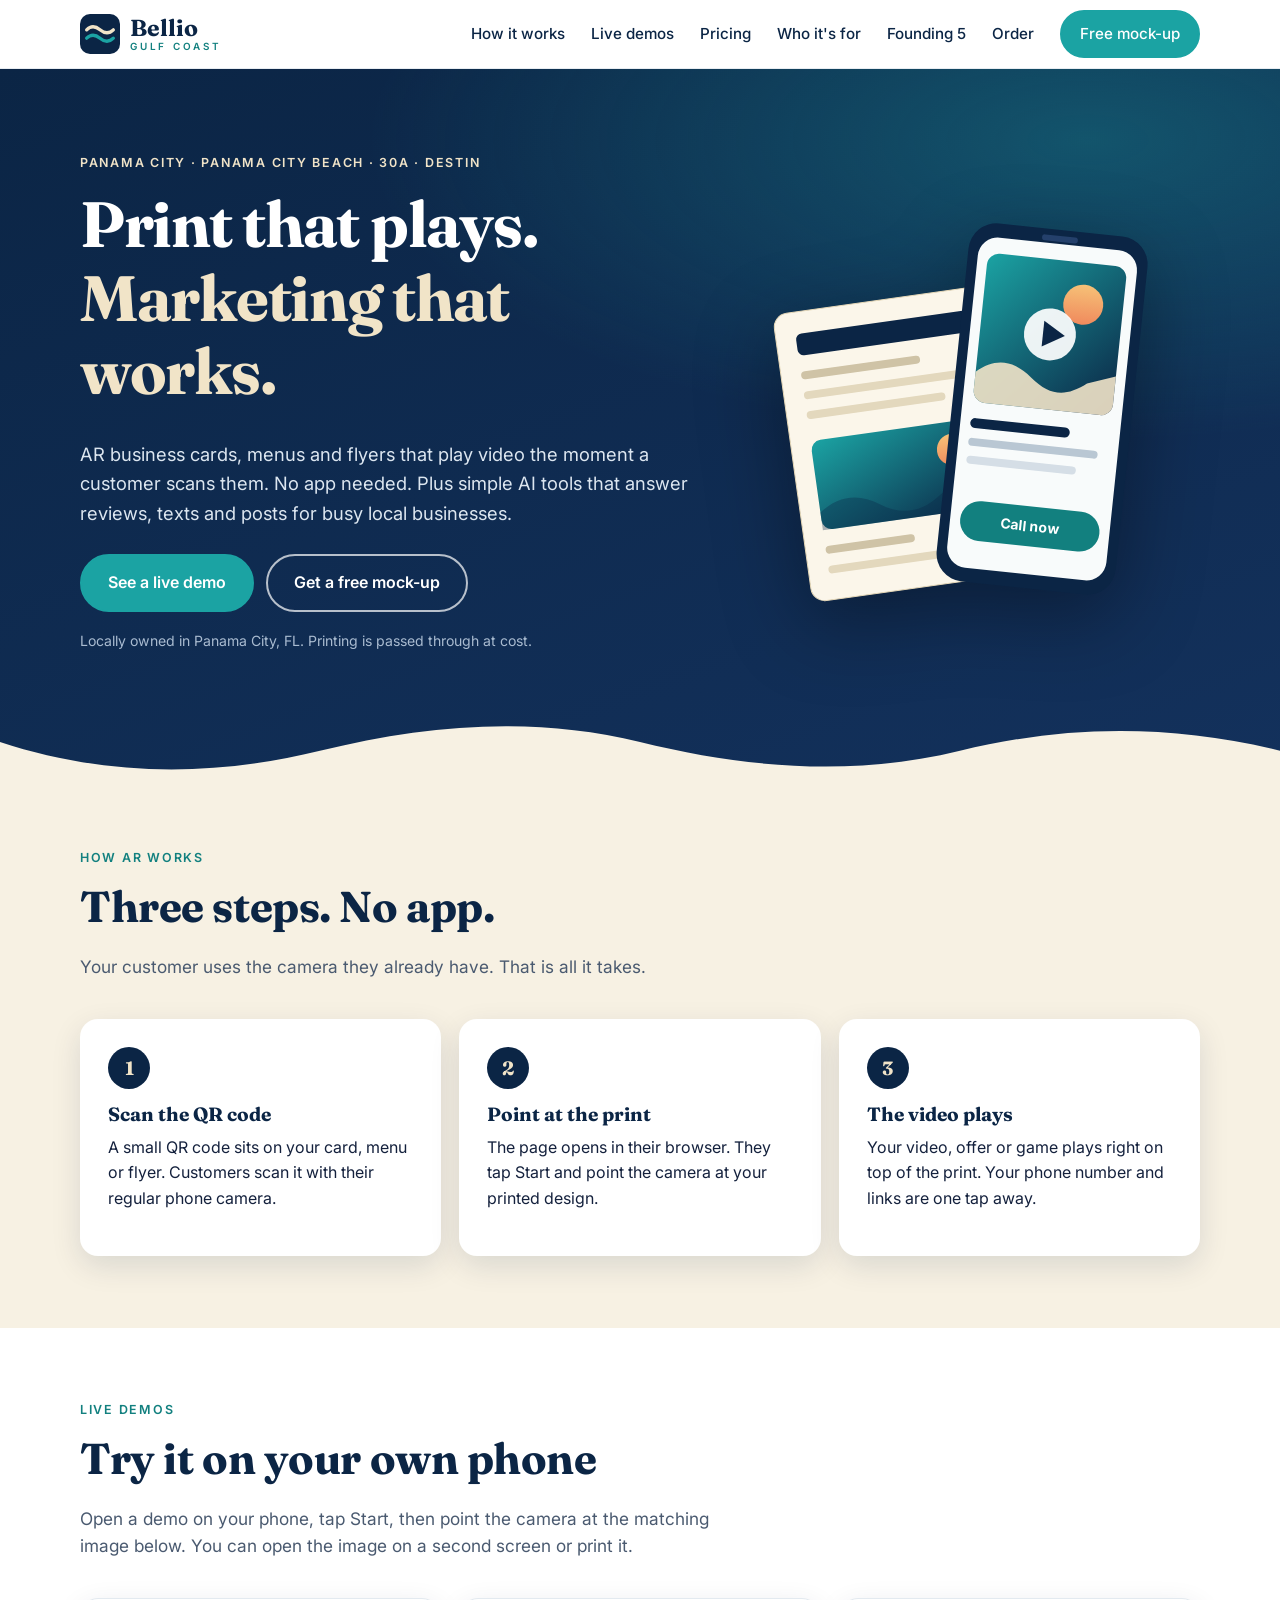
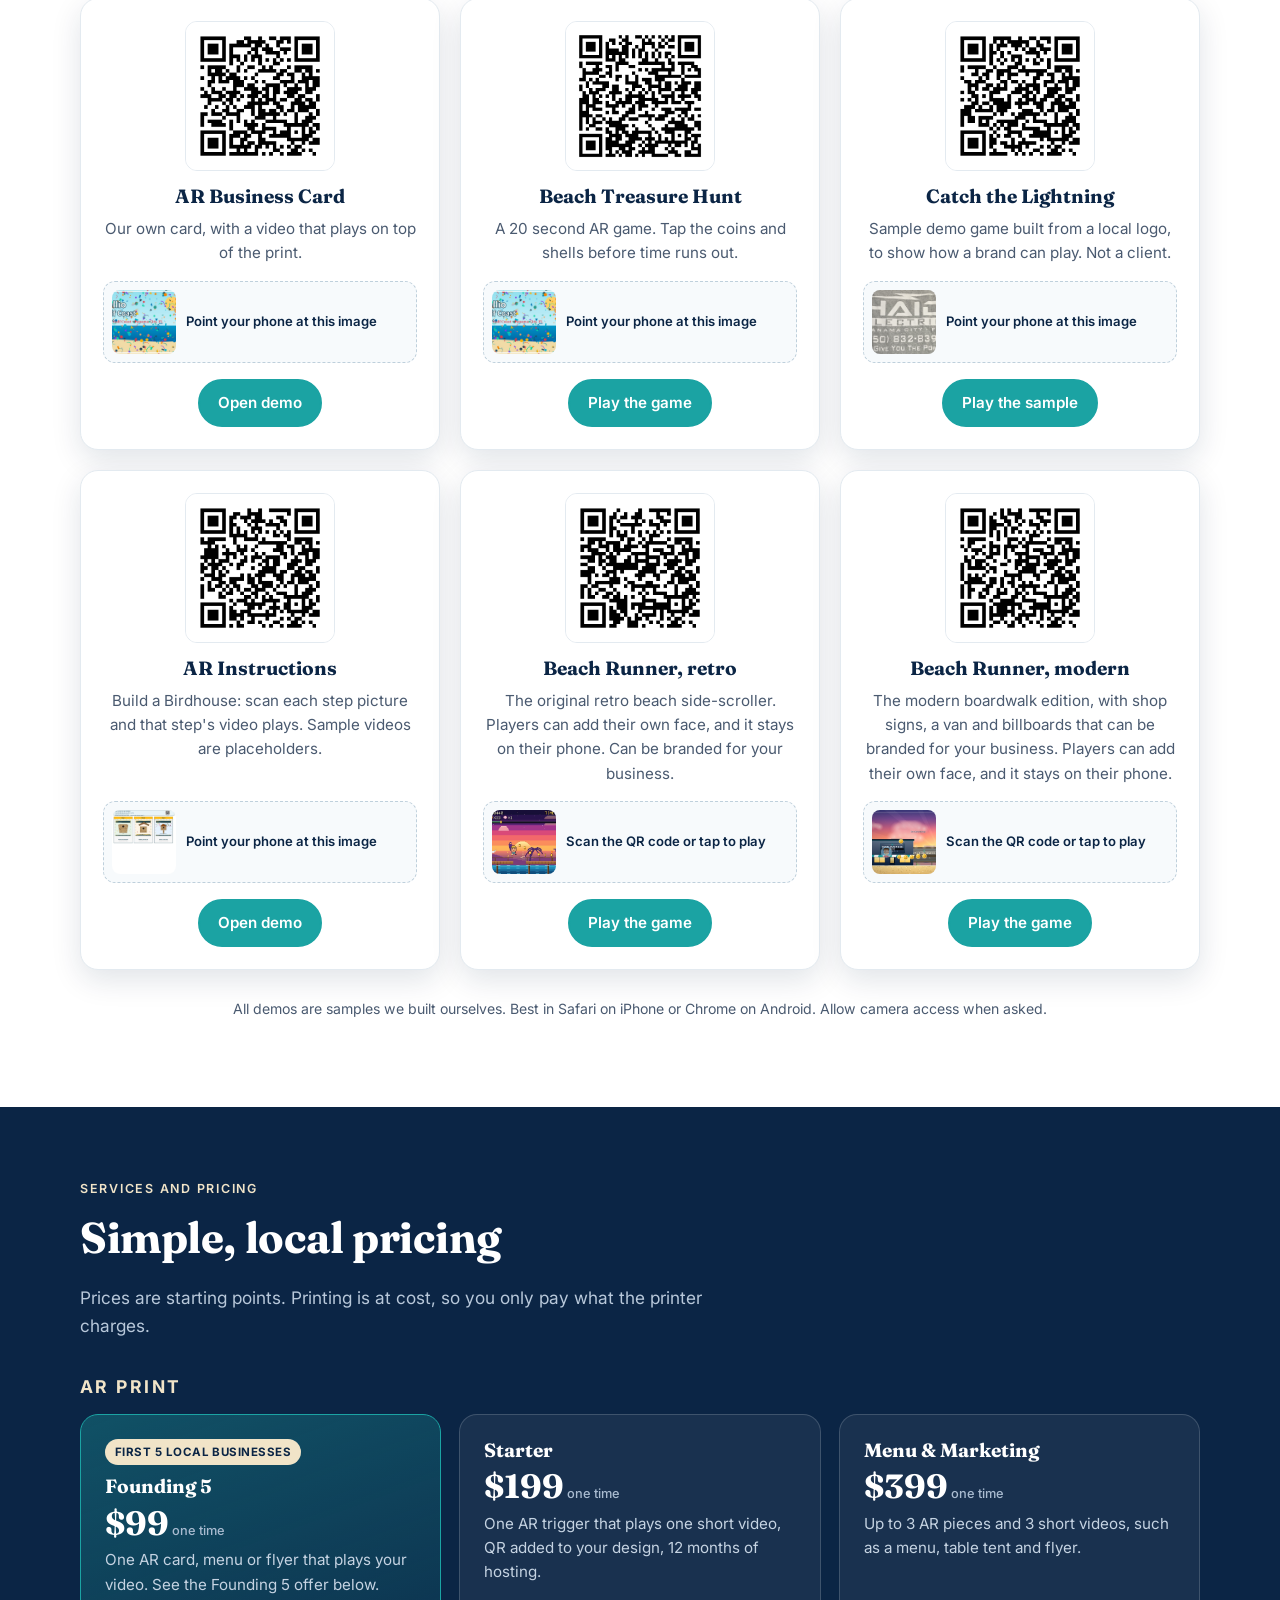
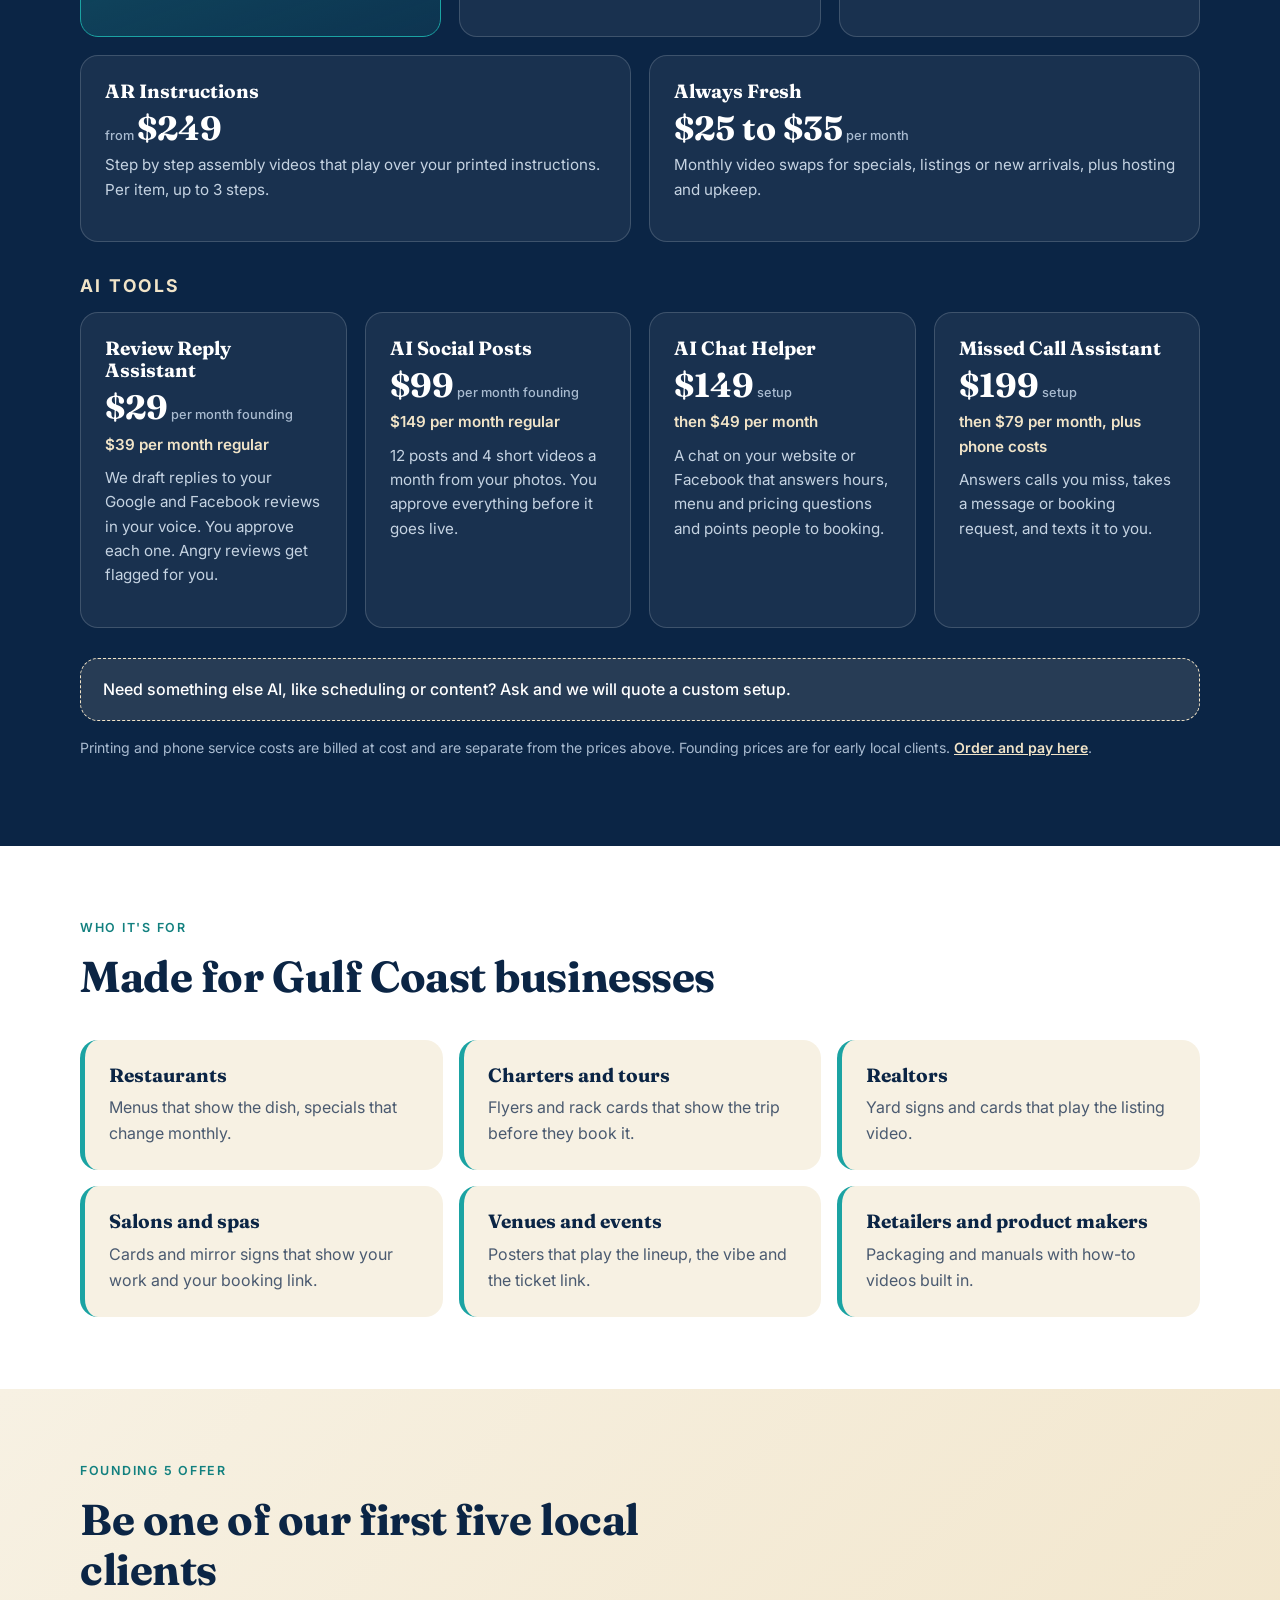
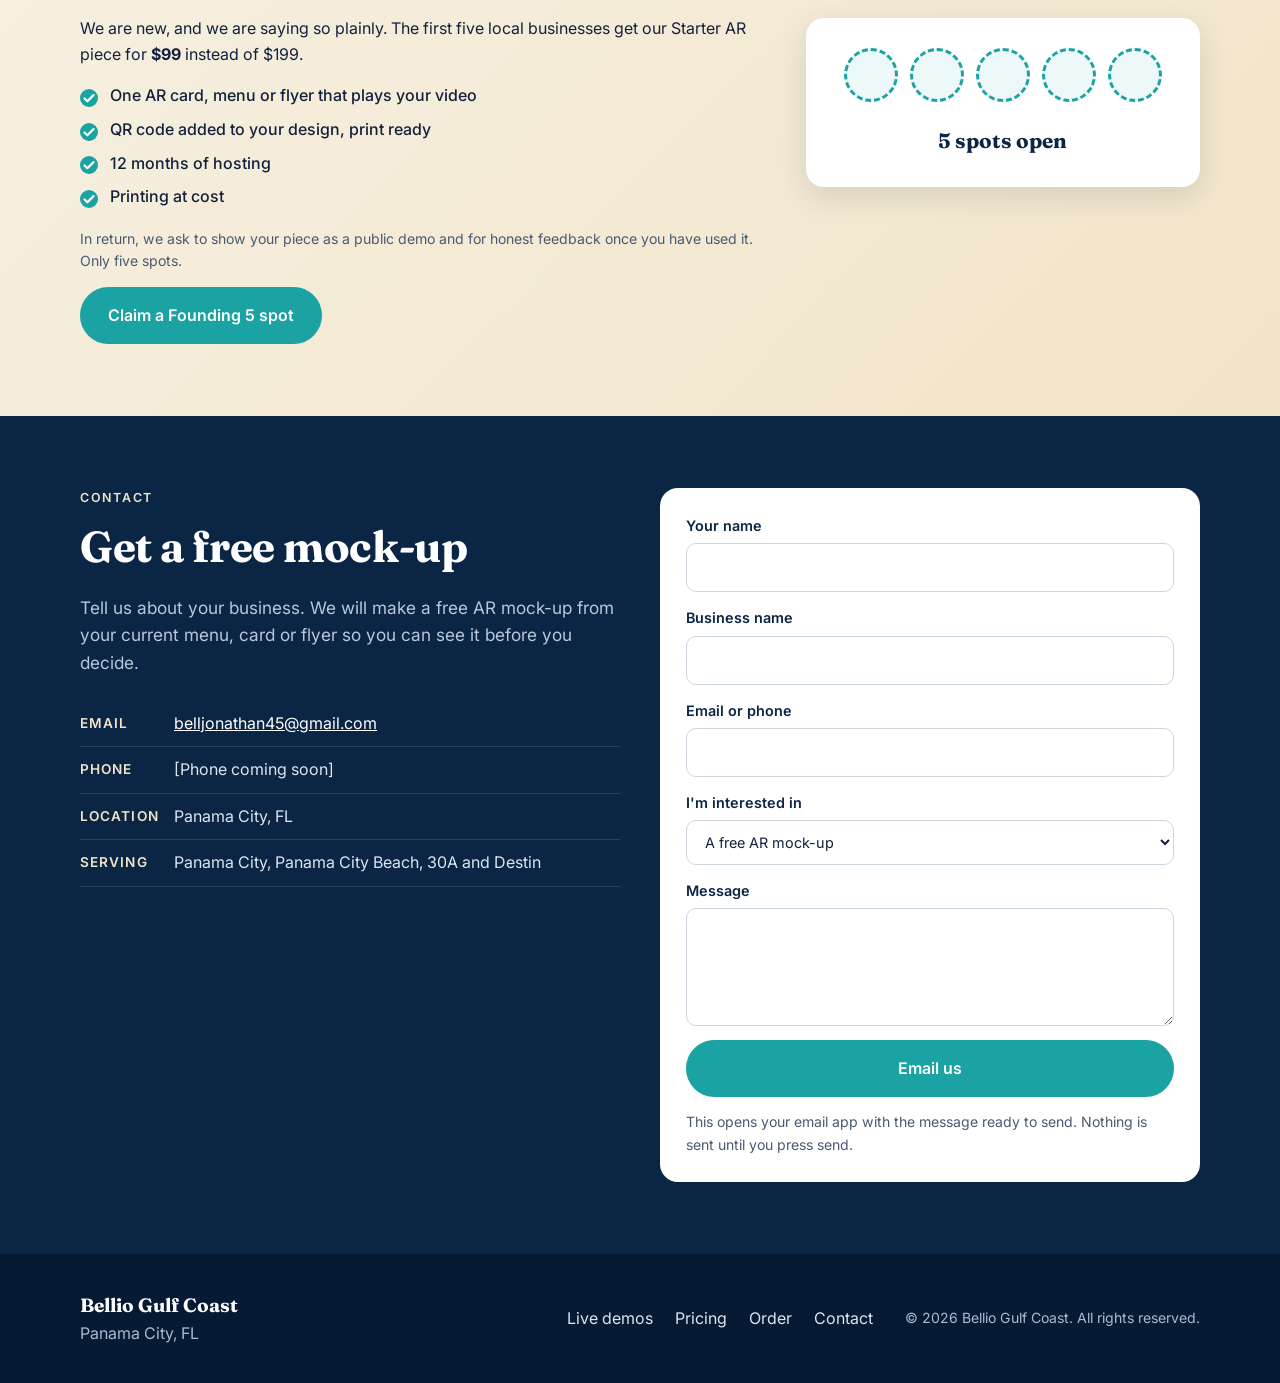
<file: index.html>
<!DOCTYPE html>
<html lang="en">
<head>
<meta charset="utf-8">
<meta name="viewport" content="width=device-width, initial-scale=1">
<title>Bellio Gulf Coast | AR Menus, Flyers &amp; AI Tools in Panama City, FL</title>
<meta name="description" content="Print that plays. Bellio Gulf Coast makes AR business cards, menus and flyers that play video when scanned, plus AI tools for local businesses in Panama City, Panama City Beach, 30A and Destin.">
<meta name="theme-color" content="#0B2545">
<link rel="canonical" href="https://belliogulfcoast.com/">
<link rel="icon" href="assets/favicon.svg" type="image/svg+xml">
<meta property="og:type" content="website">
<meta property="og:site_name" content="Bellio Gulf Coast">
<meta property="og:title" content="Bellio Gulf Coast | Print that plays. Marketing that works.">
<meta property="og:description" content="AR menus, cards and flyers that play video when scanned, plus AI tools for local businesses on the Gulf Coast.">
<meta property="og:url" content="https://belliogulfcoast.com/">
<meta property="og:image" content="https://belliogulfcoast.com/assets/og-image.png">
<meta property="og:image:width" content="1200">
<meta property="og:image:height" content="630">
<meta name="twitter:card" content="summary_large_image">
<meta name="twitter:title" content="Bellio Gulf Coast | Print that plays.">
<meta name="twitter:description" content="AR menus, cards and flyers that play video when scanned, plus AI tools for local businesses.">
<meta name="twitter:image" content="https://belliogulfcoast.com/assets/og-image.png">
<link rel="preconnect" href="https://fonts.googleapis.com">
<link rel="preconnect" href="https://fonts.gstatic.com" crossorigin>
<link href="https://fonts.googleapis.com/css2?family=Fraunces:opsz,wght@9..144,600;9..144,700&family=Inter:wght@400;500;600;700&display=swap" rel="stylesheet">
<link rel="stylesheet" href="style.css">
<script type="application/ld+json">
{
  "@context": "https://schema.org",
  "@type": "LocalBusiness",
  "name": "Bellio Gulf Coast",
  "description": "AR business cards, menus and flyers that play video when scanned, plus AI tools for local businesses.",
  "url": "https://belliogulfcoast.com/",
  "image": "https://belliogulfcoast.com/assets/og-image.png",
  "email": "belljonathan45@gmail.com",
  "address": {"@type": "PostalAddress", "addressLocality": "Panama City", "addressRegion": "FL", "addressCountry": "US"},
  "areaServed": ["Panama City, FL", "Panama City Beach, FL", "30A, FL", "Destin, FL"],
  "makesOffer": [
    {"@type": "Offer", "itemOffered": {"@type": "Service", "name": "AR business cards, menus and flyers"}},
    {"@type": "Offer", "itemOffered": {"@type": "Service", "name": "AI tools for local businesses"}}
  ]
}
</script>
</head>
<body>
<a class="skip" href="#main">Skip to content</a>

<header class="nav" id="top">
  <div class="wrap nav-in">
    <a class="logo" href="#top" aria-label="Bellio Gulf Coast home">
      <svg viewBox="0 0 48 48" width="40" height="40" aria-hidden="true"><rect width="48" height="48" rx="12" fill="#0B2545"/><path d="M8 29c5-5 10-5 16 0s11 5 16 0" fill="none" stroke="#1BA3A3" stroke-width="4" stroke-linecap="round"/><path d="M8 19c5-5 10-5 16 0s11 5 16 0" fill="none" stroke="#F1E4C8" stroke-width="4" stroke-linecap="round"/></svg>
      <span class="logo-t"><b>Bellio</b><i>Gulf Coast</i></span>
    </a>
    <button class="menu-btn" aria-expanded="false" aria-controls="menu" aria-label="Open menu"><span></span><span></span><span></span></button>
    <nav id="menu" class="menu" aria-label="Main">
      <a href="#how">How it works</a>
      <a href="#demos">Live demos</a>
      <a href="#pricing">Pricing</a>
      <a href="#who">Who it's for</a>
      <a href="#founding">Founding 5</a>
      <a href="order.html">Order</a>
      <a class="btn btn-sm" href="#contact">Free mock-up</a>
    </nav>
  </div>
</header>

<main id="main">

<section class="hero">
  <div class="wrap hero-in">
    <div class="hero-copy">
      <p class="eyebrow">Panama City &middot; Panama City Beach &middot; 30A &middot; Destin</p>
      <h1>Print that plays.<br><span>Marketing that works.</span></h1>
      <p class="lead">AR business cards, menus and flyers that play video the moment a customer scans them. No app needed. Plus simple AI tools that answer reviews, texts and posts for busy local businesses.</p>
      <div class="cta">
        <a class="btn" href="#demos">See a live demo</a>
        <a class="btn btn-ghost" href="#contact">Get a free mock-up</a>
      </div>
      <p class="fine">Locally owned in Panama City, FL. Printing is passed through at cost.</p>
    </div>
    <div class="hero-art" aria-hidden="true">
      <svg viewBox="0 0 420 440" class="art" role="img" aria-label="">
        <defs>
          <linearGradient id="sea" x1="0" y1="0" x2="1" y2="1"><stop offset="0" stop-color="#1BA3A3"/><stop offset="1" stop-color="#0B2545"/></linearGradient>
          <linearGradient id="sun" x1="0" y1="0" x2="0" y2="1"><stop offset="0" stop-color="#F6C177"/><stop offset="1" stop-color="#F08A5D"/></linearGradient>
        </defs>
        <!-- printed menu -->
        <g transform="rotate(-8 130 250)">
          <rect x="30" y="110" width="220" height="290" rx="14" fill="#FBF6EA" stroke="#E6D8B8"/>
          <rect x="50" y="132" width="180" height="22" rx="6" fill="#0B2545"/>
          <rect x="50" y="170" width="120" height="8" rx="4" fill="#CFC3A6"/>
          <rect x="50" y="190" width="160" height="8" rx="4" fill="#E3D8BD"/>
          <rect x="50" y="210" width="140" height="8" rx="4" fill="#E3D8BD"/>
          <rect x="50" y="240" width="180" height="90" rx="10" fill="url(#sea)"/>
          <circle cx="190" cy="268" r="16" fill="url(#sun)"/>
          <path d="M50 312c20-14 40-14 60 0s40 14 60 0 40-14 60 0v18H50z" fill="#0B2545" opacity=".35"/>
          <rect x="50" y="346" width="90" height="8" rx="4" fill="#CFC3A6"/>
          <rect x="50" y="366" width="120" height="8" rx="4" fill="#E3D8BD"/>
        </g>
        <!-- phone -->
        <g transform="rotate(6 290 230)">
          <rect x="190" y="40" width="180" height="360" rx="28" fill="#0B2545"/>
          <rect x="200" y="54" width="160" height="332" rx="20" fill="#F8FBFB"/>
          <rect x="262" y="46" width="36" height="6" rx="3" fill="#24406B"/>
          <rect x="210" y="70" width="140" height="150" rx="12" fill="url(#sea)"/>
          <circle cx="310" cy="112" r="20" fill="url(#sun)"/>
          <path d="M210 190c18-16 36-16 56 0s36 16 56 0l28-10V208a12 12 0 0 1-12 12H222a12 12 0 0 1-12-12z" fill="#F1E4C8" opacity=".9"/>
          <circle cx="280" cy="145" r="26" fill="#fff" opacity=".92"/>
          <path d="M273 132l22 13-22 13z" fill="#0B2545"/>
          <rect x="210" y="236" width="100" height="10" rx="5" fill="#0B2545"/>
          <rect x="210" y="256" width="130" height="8" rx="4" fill="#B9C7D3"/>
          <rect x="210" y="274" width="110" height="8" rx="4" fill="#D5DEE6"/>
          <rect x="210" y="318" width="140" height="40" rx="20" fill="#12807F"/>
          <text x="280" y="343" text-anchor="middle" font-family="Inter, sans-serif" font-weight="700" font-size="14" fill="#fff">Call now</text>
        </g>
      </svg>
    </div>
  </div>
  <svg class="wave" viewBox="0 0 1440 80" preserveAspectRatio="none" aria-hidden="true"><path d="M0 40c120 40 240 40 360 10s240-40 360-10 240 40 360 10 240-30 360 0v30H0z" fill="#F7F1E3"/></svg>
</section>

<section class="sand" id="how">
  <div class="wrap">
    <div class="head">
      <p class="eyebrow dark">How AR works</p>
      <h2>Three steps. No app.</h2>
      <p class="sub">Your customer uses the camera they already have. That is all it takes.</p>
    </div>
    <ol class="steps">
      <li><span class="num">1</span><h3>Scan the QR code</h3><p>A small QR code sits on your card, menu or flyer. Customers scan it with their regular phone camera.</p></li>
      <li><span class="num">2</span><h3>Point at the print</h3><p>The page opens in their browser. They tap Start and point the camera at your printed design.</p></li>
      <li><span class="num">3</span><h3>The video plays</h3><p>Your video, offer or game plays right on top of the print. Your phone number and links are one tap away.</p></li>
    </ol>
  </div>
</section>

<section id="demos">
  <div class="wrap">
    <div class="head">
      <p class="eyebrow dark">Live demos</p>
      <h2>Try it on your own phone</h2>
      <p class="sub">Open a demo on your phone, tap Start, then point the camera at the matching image below. You can open the image on a second screen or print it.</p>
    </div>
    <div class="cards">
      <article class="demo">
        <img src="qr/bellio-gulf-coast.png" alt="QR code for the Bellio Gulf Coast AR business card demo" width="180" height="180">
        <h3>AR Business Card</h3>
        <p>Our own card, with a video that plays on top of the print.</p>
        <a class="scan" href="targets/bellio-gulf-coast.jpg" target="_blank" rel="noopener"><img src="targets/bellio-gulf-coast.jpg" alt="The Bellio Gulf Coast card image used as the AR target" width="120" height="120"><span>Point your phone at this image</span></a>
        <a class="btn btn-sm" href="https://jbell003.github.io/bellio-ar-demo/bellio-gulf-coast/" target="_blank" rel="noopener">Open demo</a>
      </article>
      <article class="demo">
        <img src="qr/bellio-gulf-coast-game.png" alt="QR code for the Beach Treasure Hunt AR game" width="180" height="180">
        <h3>Beach Treasure Hunt</h3>
        <p>A 20 second AR game. Tap the coins and shells before time runs out.</p>
        <a class="scan" href="targets/bellio-gulf-coast.jpg" target="_blank" rel="noopener"><img src="targets/bellio-gulf-coast.jpg" alt="The Bellio Gulf Coast card image used as the AR target" width="120" height="120"><span>Point your phone at this image</span></a>
        <a class="btn btn-sm" href="https://jbell003.github.io/bellio-ar-demo/bellio-gulf-coast-game/" target="_blank" rel="noopener">Play the game</a>
      </article>
      <article class="demo">
        <img src="qr/haid-electric-game.png" alt="QR code for the Catch the Lightning sample AR game" width="180" height="180">
        <h3>Catch the Lightning</h3>
        <p>Sample demo game built from a local logo, to show how a brand can play. Not a client.</p>
        <a class="scan" href="targets/haid-electric.jpg" target="_blank" rel="noopener"><img src="targets/haid-electric.jpg" alt="Sample target image, a local logo shirt, used only for this demo" width="120" height="120"><span>Point your phone at this image</span></a>
        <a class="btn btn-sm" href="https://jbell003.github.io/bellio-ar-demo/haid-electric-game/" target="_blank" rel="noopener">Play the sample</a>
      </article>
      <article class="demo">
        <img src="qr/assembly-demo.png" alt="QR code for the AR Instructions demo, Build a Birdhouse" width="180" height="180">
        <h3>AR Instructions</h3>
        <p>Build a Birdhouse: scan each step picture and that step's video plays. Sample videos are placeholders.</p>
        <a class="scan" href="targets/assembly-demo.jpg" target="_blank" rel="noopener"><img src="targets/assembly-demo.jpg" alt="The Build a Birdhouse instruction sheet with three step pictures" width="120" height="120"><span>Point your phone at this image</span></a>
        <a class="btn btn-sm" href="https://jbell003.github.io/bellio-ar-demo/assembly-demo/" target="_blank" rel="noopener">Open demo</a>
      </article>
      <article class="demo">
        <img src="qr/beach-runner.png" alt="QR code for Beach Runner, a retro side-scrolling game" width="180" height="180">
        <h3>Beach Runner, retro</h3>
        <p>The original retro beach side-scroller. Players can add their own face, and it stays on their phone. Can be branded for your business.</p>
        <a class="scan" href="https://jbell003.github.io/bellio-ar-demo/beach-runner/" target="_blank" rel="noopener"><img src="assets/beach-runner-preview.jpg" alt="Screenshot of Beach Runner: a pixel character running along a pier at sunset" width="120" height="75"><span>Scan the QR code or tap to play</span></a>
        <a class="btn btn-sm" href="https://jbell003.github.io/bellio-ar-demo/beach-runner/" target="_blank" rel="noopener">Play the game</a>
      </article>
      <article class="demo">
        <img src="qr/beach-runner-modern.png" alt="QR code for Beach Runner, modern edition" width="180" height="180">
        <h3>Beach Runner, modern</h3>
        <p>The modern boardwalk edition, with shop signs, a van and billboards that can be branded for your business. Players can add their own face, and it stays on their phone.</p>
        <a class="scan" href="https://jbell003.github.io/bellio-ar-demo/beach-runner-modern/" target="_blank" rel="noopener"><img src="assets/beach-runner-modern-preview.jpg" alt="Screenshot of the modern Beach Runner: a runner on a sunset Gulf Coast boardwalk" width="120" height="75"><span>Scan the QR code or tap to play</span></a>
        <a class="btn btn-sm" href="https://jbell003.github.io/bellio-ar-demo/beach-runner-modern/" target="_blank" rel="noopener">Play the game</a>
      </article>
    </div>
    <p class="fine center">All demos are samples we built ourselves. Best in Safari on iPhone or Chrome on Android. Allow camera access when asked.</p>
  </div>
</section>

<section class="navy" id="pricing">
  <div class="wrap">
    <div class="head light">
      <p class="eyebrow">Services and pricing</p>
      <h2>Simple, local pricing</h2>
      <p class="sub">Prices are starting points. Printing is at cost, so you only pay what the printer charges.</p>
    </div>

    <h3 class="group">AR print</h3>
    <div class="grid ar-grid">
      <article class="price feature">
        <span class="tag">First 5 local businesses</span>
        <h4>Founding 5</h4>
        <p class="amt">$99<small> one time</small></p>
        <p>One AR card, menu or flyer that plays your video. See the Founding 5 offer below.</p>
      </article>
      <article class="price">
        <h4>Starter</h4>
        <p class="amt">$199<small> one time</small></p>
        <p>One AR trigger that plays one short video, QR added to your design, 12 months of hosting.</p>
      </article>
      <article class="price">
        <h4>Menu &amp; Marketing</h4>
        <p class="amt">$399<small> one time</small></p>
        <p>Up to 3 AR pieces and 3 short videos, such as a menu, table tent and flyer.</p>
      </article>
      <article class="price">
        <h4>AR Instructions</h4>
        <p class="amt"><small>from </small>$249</p>
        <p>Step by step assembly videos that play over your printed instructions. Per item, up to 3 steps.</p>
      </article>
      <article class="price">
        <h4>Always Fresh</h4>
        <p class="amt">$25 to $35<small> per month</small></p>
        <p>Monthly video swaps for specials, listings or new arrivals, plus hosting and upkeep.</p>
      </article>
    </div>

    <h3 class="group">AI tools</h3>
    <div class="grid ai-grid">
      <article class="price">
        <h4>Review Reply Assistant</h4>
        <p class="amt">$29<small> per month founding</small></p>
        <p class="alt">$39 per month regular</p>
        <p>We draft replies to your Google and Facebook reviews in your voice. You approve each one. Angry reviews get flagged for you.</p>
      </article>
      <article class="price">
        <h4>AI Social Posts</h4>
        <p class="amt">$99<small> per month founding</small></p>
        <p class="alt">$149 per month regular</p>
        <p>12 posts and 4 short videos a month from your photos. You approve everything before it goes live.</p>
      </article>
      <article class="price">
        <h4>AI Chat Helper</h4>
        <p class="amt">$149<small> setup</small></p>
        <p class="alt">then $49 per month</p>
        <p>A chat on your website or Facebook that answers hours, menu and pricing questions and points people to booking.</p>
      </article>
      <article class="price">
        <h4>Missed Call Assistant</h4>
        <p class="amt">$199<small> setup</small></p>
        <p class="alt">then $79 per month, plus phone costs</p>
        <p>Answers calls you miss, takes a message or booking request, and texts it to you.</p>
      </article>
    </div>
    <p class="custom">Need something else AI, like scheduling or content? Ask and we will quote a custom setup.</p>
    <p class="fine light">Printing and phone service costs are billed at cost and are separate from the prices above. Founding prices are for early local clients. <a class="order-cta" href="order.html">Order and pay here</a>.</p>
  </div>
</section>

<section id="who">
  <div class="wrap">
    <div class="head">
      <p class="eyebrow dark">Who it's for</p>
      <h2>Made for Gulf Coast businesses</h2>
    </div>
    <ul class="who">
      <li><h3>Restaurants</h3><p>Menus that show the dish, specials that change monthly.</p></li>
      <li><h3>Charters and tours</h3><p>Flyers and rack cards that show the trip before they book it.</p></li>
      <li><h3>Realtors</h3><p>Yard signs and cards that play the listing video.</p></li>
      <li><h3>Salons and spas</h3><p>Cards and mirror signs that show your work and your booking link.</p></li>
      <li><h3>Venues and events</h3><p>Posters that play the lineup, the vibe and the ticket link.</p></li>
      <li><h3>Retailers and product makers</h3><p>Packaging and manuals with how-to videos built in.</p></li>
    </ul>
  </div>
</section>

<section class="founding" id="founding">
  <div class="wrap founding-in">
    <div>
      <p class="eyebrow dark">Founding 5 offer</p>
      <h2>Be one of our first five local clients</h2>
      <p>We are new, and we are saying so plainly. The first five local businesses get our Starter AR piece for <strong>$99</strong> instead of $199.</p>
      <ul class="check">
        <li>One AR card, menu or flyer that plays your video</li>
        <li>QR code added to your design, print ready</li>
        <li>12 months of hosting</li>
        <li>Printing at cost</li>
      </ul>
      <p class="fine">In return, we ask to show your piece as a public demo and for honest feedback once you have used it. Only five spots.</p>
      <a class="btn" href="#contact">Claim a Founding 5 spot</a>
    </div>
    <div class="spots" aria-label="Five founding spots, all open">
      <span></span><span></span><span></span><span></span><span></span>
      <p>5 spots open</p>
    </div>
  </div>
</section>

<section class="navy" id="contact">
  <div class="wrap contact-in">
    <div class="contact-copy">
      <p class="eyebrow">Contact</p>
      <h2>Get a free mock-up</h2>
      <p class="sub">Tell us about your business. We will make a free AR mock-up from your current menu, card or flyer so you can see it before you decide.</p>
      <ul class="info">
        <li><span>Email</span><a href="mailto:belljonathan45@gmail.com">belljonathan45@gmail.com</a></li>
        <li><span>Phone</span>[Phone coming soon]</li>
        <li><span>Location</span>Panama City, FL</li>
        <li><span>Serving</span>Panama City, Panama City Beach, 30A and Destin</li>
      </ul>
    </div>
    <form id="contact-form" class="form" action="mailto:belljonathan45@gmail.com" method="post" enctype="text/plain">
      <label>Your name<input name="name" type="text" autocomplete="name" required></label>
      <label>Business name<input name="business" type="text" autocomplete="organization"></label>
      <label>Email or phone<input name="reply" type="text" autocomplete="email" required></label>
      <label>I'm interested in
        <select name="interest">
          <option>A free AR mock-up</option>
          <option>Founding 5 offer</option>
          <option>AR Instructions</option>
          <option>AI tools</option>
          <option>Something else</option>
        </select>
      </label>
      <label>Message<textarea name="message" rows="4"></textarea></label>
      <button class="btn" type="submit">Email us</button>
      <p class="fine light">This opens your email app with the message ready to send. Nothing is sent until you press send.</p>
    </form>
  </div>
</section>

</main>

<footer class="foot">
  <div class="wrap foot-in">
    <p><strong>Bellio Gulf Coast</strong><br>Panama City, FL</p>
    <p class="foot-links"><a href="#demos">Live demos</a> <a href="#pricing">Pricing</a> <a href="order.html">Order</a> <a href="#contact">Contact</a></p>
    <p class="fine light">&copy; 2026 Bellio Gulf Coast. All rights reserved.</p>
  </div>
</footer>

<script src="script.js"></script>
</body>
</html>
</file>
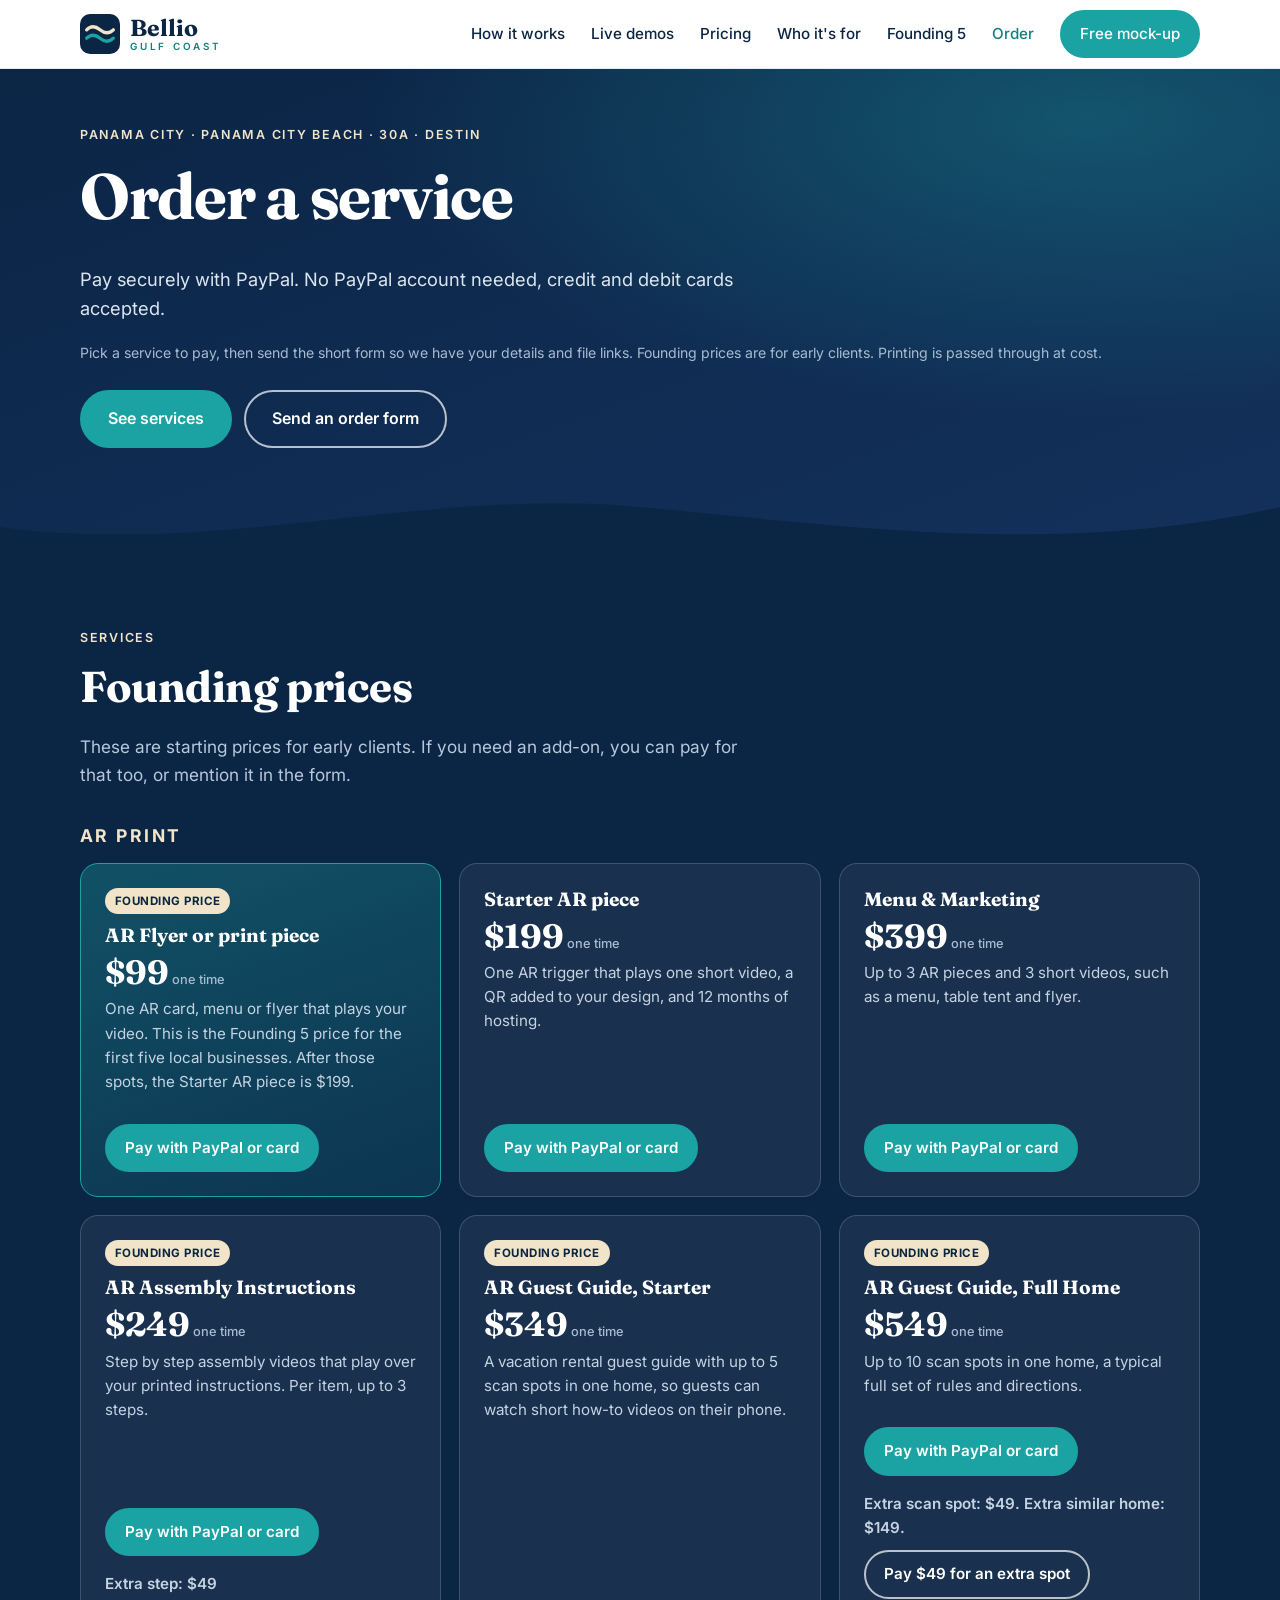
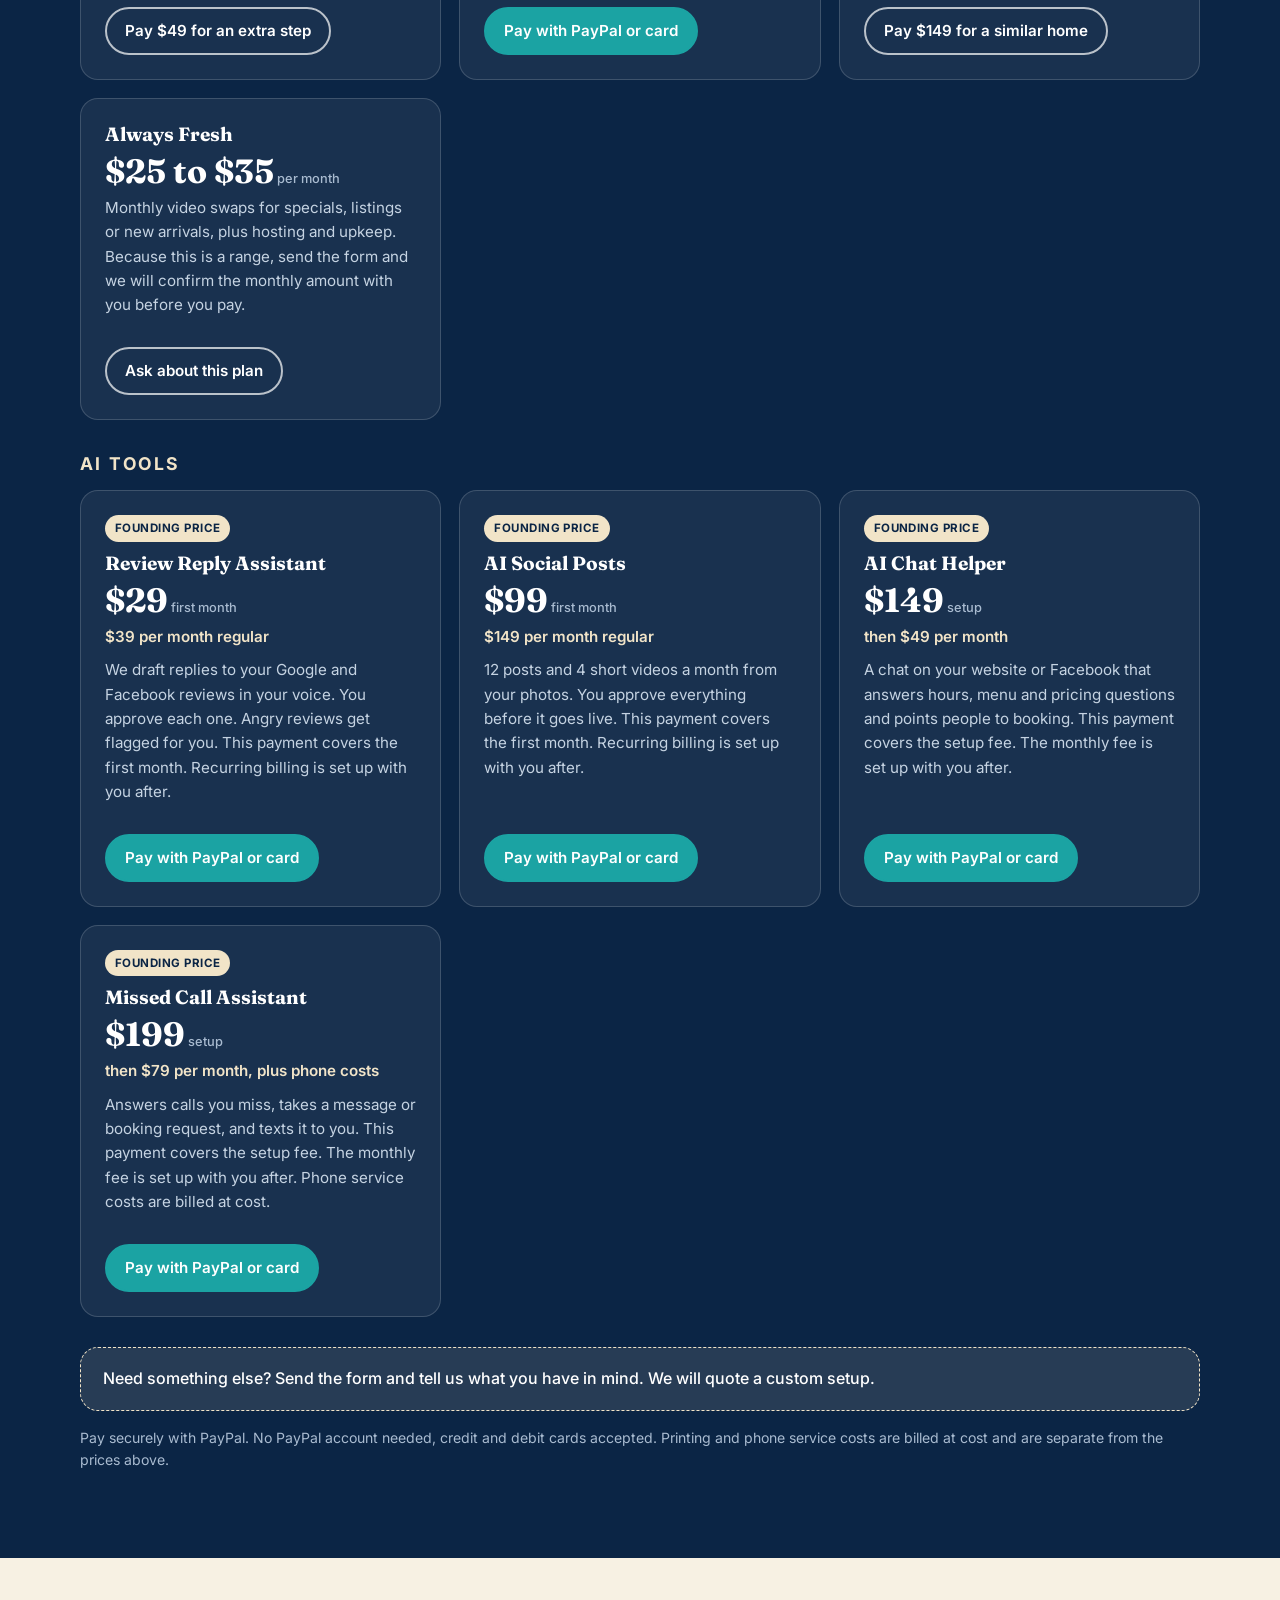
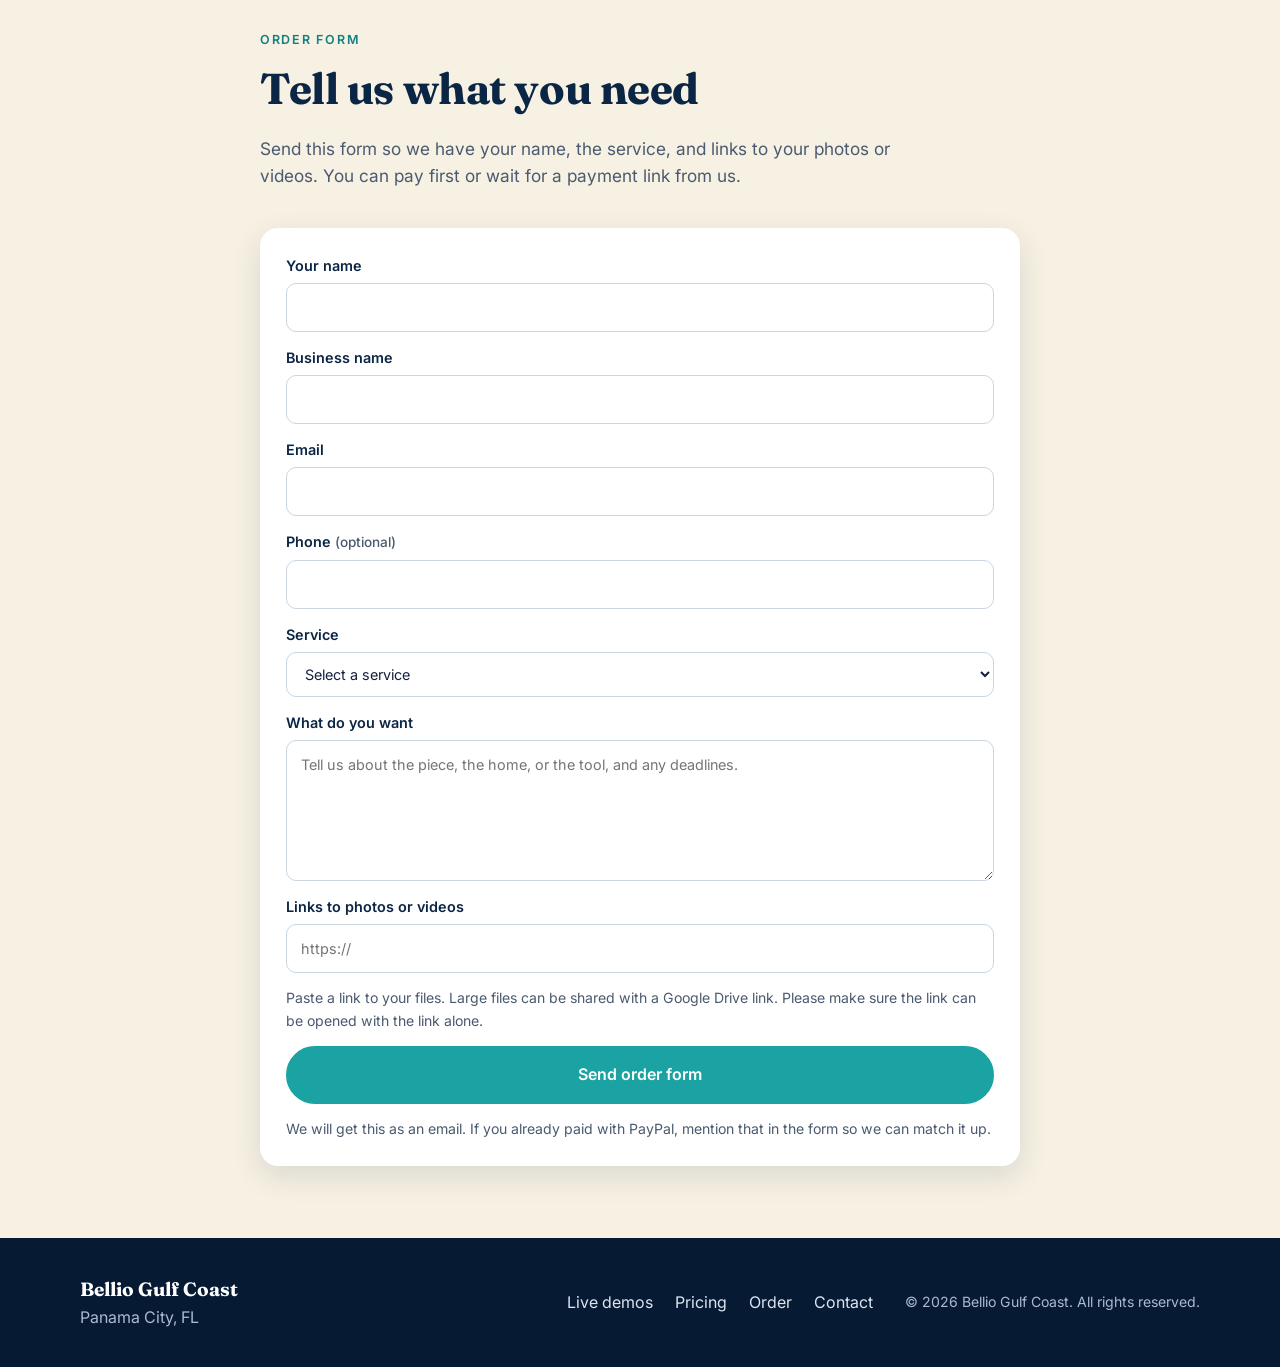
<file: order.html>
<!DOCTYPE html>
<html lang="en">
<head>
<meta charset="utf-8">
<meta name="viewport" content="width=device-width, initial-scale=1">
<title>Order | Bellio Gulf Coast</title>
<meta name="description" content="Order AR flyers, assembly instructions, vacation rental guest guides, and AI tools from Bellio Gulf Coast. Pay securely with PayPal or a card.">
<meta name="theme-color" content="#0B2545">
<link rel="canonical" href="https://belliogulfcoast.com/order.html">
<link rel="icon" href="assets/favicon.svg" type="image/svg+xml">
<meta property="og:type" content="website">
<meta property="og:site_name" content="Bellio Gulf Coast">
<meta property="og:title" content="Order | Bellio Gulf Coast">
<meta property="og:description" content="Order AR print and AI tools. Pay securely with PayPal. No PayPal account needed, credit and debit cards accepted.">
<meta property="og:url" content="https://belliogulfcoast.com/order.html">
<meta property="og:image" content="https://belliogulfcoast.com/assets/og-image.png">
<meta name="twitter:card" content="summary_large_image">
<meta name="twitter:title" content="Order | Bellio Gulf Coast">
<meta name="twitter:description" content="Order AR print and AI tools. Pay securely with PayPal or a card.">
<meta name="twitter:image" content="https://belliogulfcoast.com/assets/og-image.png">
<link rel="preconnect" href="https://fonts.googleapis.com">
<link rel="preconnect" href="https://fonts.gstatic.com" crossorigin>
<link href="https://fonts.googleapis.com/css2?family=Fraunces:opsz,wght@9..144,600;9..144,700&family=Inter:wght@400;500;600;700&display=swap" rel="stylesheet">
<link rel="stylesheet" href="style.css">
</head>
<body>
<a class="skip" href="#main">Skip to content</a>

<header class="nav" id="top">
  <div class="wrap nav-in">
    <a class="logo" href="index.html" aria-label="Bellio Gulf Coast home">
      <svg viewBox="0 0 48 48" width="40" height="40" aria-hidden="true"><rect width="48" height="48" rx="12" fill="#0B2545"/><path d="M8 29c5-5 10-5 16 0s11 5 16 0" fill="none" stroke="#1BA3A3" stroke-width="4" stroke-linecap="round"/><path d="M8 19c5-5 10-5 16 0s11 5 16 0" fill="none" stroke="#F1E4C8" stroke-width="4" stroke-linecap="round"/></svg>
      <span class="logo-t"><b>Bellio</b><i>Gulf Coast</i></span>
    </a>
    <button class="menu-btn" aria-expanded="false" aria-controls="menu" aria-label="Open menu"><span></span><span></span><span></span></button>
    <nav id="menu" class="menu" aria-label="Main">
      <a href="index.html#how">How it works</a>
      <a href="index.html#demos">Live demos</a>
      <a href="index.html#pricing">Pricing</a>
      <a href="index.html#who">Who it's for</a>
      <a href="index.html#founding">Founding 5</a>
      <a href="order.html" aria-current="page">Order</a>
      <a class="btn btn-sm" href="index.html#contact">Free mock-up</a>
    </nav>
  </div>
</header>

<main id="main">

<section class="hero order-hero">
  <div class="wrap">
    <p class="eyebrow">Panama City &middot; Panama City Beach &middot; 30A &middot; Destin</p>
    <h1>Order a service</h1>
    <p class="lead">Pay securely with PayPal. No PayPal account needed, credit and debit cards accepted.</p>
    <p class="fine">Pick a service to pay, then send the short form so we have your details and file links. Founding prices are for early clients. Printing is passed through at cost.</p>
    <div class="cta">
      <a class="btn" href="#services">See services</a>
      <a class="btn btn-ghost" href="#order-form">Send an order form</a>
    </div>
  </div>
  <svg class="wave" viewBox="0 0 1440 70" preserveAspectRatio="none" aria-hidden="true"><path d="M0,40 C240,70 480,0 720,20 C960,40 1200,70 1440,20 L1440,70 L0,70 Z" fill="#0B2545"/></svg>
</section>

<section class="navy" id="services">
  <div class="wrap">
    <div class="head light">
      <p class="eyebrow">Services</p>
      <h2>Founding prices</h2>
      <p class="sub">These are starting prices for early clients. If you need an add-on, you can pay for that too, or mention it in the form.</p>
    </div>

    <h3 class="group">AR print</h3>
    <div class="grid order-grid">
      <article class="price feature" id="ar-flyer">
        <span class="tag">Founding price</span>
        <h4>AR Flyer or print piece</h4>
        <p class="amt">$99<small> one time</small></p>
        <p>One AR card, menu or flyer that plays your video. This is the Founding 5 price for the first five local businesses. After those spots, the Starter AR piece is $199.</p>
        <div class="pay-block">
        <a class="btn btn-sm" href="#order-form" data-paypal-item="Bellio Gulf Coast, AR Flyer or print piece (founding)" data-paypal-amount="99" data-select-service="AR Flyer or print piece ($99 founding)">Pay with PayPal or card</a>
      </div>
    </article>

      <article class="price" id="ar-starter">
        <h4>Starter AR piece</h4>
        <p class="amt">$199<small> one time</small></p>
        <p>One AR trigger that plays one short video, a QR added to your design, and 12 months of hosting.</p>
        <div class="pay-block">
        <a class="btn btn-sm" href="#order-form" data-paypal-item="Bellio Gulf Coast, Starter AR piece" data-paypal-amount="199" data-select-service="Starter AR piece ($199)">Pay with PayPal or card</a>
      </div>
    </article>

      <article class="price" id="menu-marketing">
        <h4>Menu &amp; Marketing</h4>
        <p class="amt">$399<small> one time</small></p>
        <p>Up to 3 AR pieces and 3 short videos, such as a menu, table tent and flyer.</p>
        <div class="pay-block">
        <a class="btn btn-sm" href="#order-form" data-paypal-item="Bellio Gulf Coast, Menu and Marketing" data-paypal-amount="399" data-select-service="Menu and Marketing ($399)">Pay with PayPal or card</a>
      </div>
    </article>

      <article class="price" id="ar-assembly">
        <span class="tag">Founding price</span>
        <h4>AR Assembly Instructions</h4>
        <p class="amt">$249<small> one time</small></p>
        <p>Step by step assembly videos that play over your printed instructions. Per item, up to 3 steps.</p>
        <div class="pay-block">
        <a class="btn btn-sm" href="#order-form" data-paypal-item="Bellio Gulf Coast, AR Assembly Instructions (up to 3 steps)" data-paypal-amount="249" data-select-service="AR Assembly Instructions ($249, up to 3 steps)">Pay with PayPal or card</a>
        <p class="addon">Extra step: $49</p>
        <a class="btn btn-sm btn-ghost" href="#order-form" data-paypal-item="Bellio Gulf Coast, extra AR assembly step" data-paypal-amount="49" data-select-service="Extra assembly step ($49)">Pay $49 for an extra step</a>
      </div>
    </article>

      <article class="price" id="guest-starter">
        <span class="tag">Founding price</span>
        <h4>AR Guest Guide, Starter</h4>
        <p class="amt">$349<small> one time</small></p>
        <p>A vacation rental guest guide with up to 5 scan spots in one home, so guests can watch short how-to videos on their phone.</p>
        <div class="pay-block">
        <a class="btn btn-sm" href="#order-form" data-paypal-item="Bellio Gulf Coast, AR Guest Guide Starter (up to 5 scan spots)" data-paypal-amount="349" data-select-service="AR Guest Guide, Starter ($349, up to 5 scan spots)">Pay with PayPal or card</a>
      </div>
    </article>

      <article class="price" id="guest-full">
        <span class="tag">Founding price</span>
        <h4>AR Guest Guide, Full Home</h4>
        <p class="amt">$549<small> one time</small></p>
        <p>Up to 10 scan spots in one home, a typical full set of rules and directions.</p>
        <div class="pay-block">
        <a class="btn btn-sm" href="#order-form" data-paypal-item="Bellio Gulf Coast, AR Guest Guide Full Home (up to 10 scan spots)" data-paypal-amount="549" data-select-service="AR Guest Guide, Full Home ($549, up to 10 scan spots)">Pay with PayPal or card</a>
        <p class="addon">Extra scan spot: $49. Extra similar home: $149.</p>
        <div class="pay-row">
          <a class="btn btn-sm btn-ghost" href="#order-form" data-paypal-item="Bellio Gulf Coast, extra Guest Guide scan spot" data-paypal-amount="49" data-select-service="Extra Guest Guide scan spot ($49)">Pay $49 for an extra spot</a>
          <a class="btn btn-sm btn-ghost" href="#order-form" data-paypal-item="Bellio Gulf Coast, extra similar Guest Guide home" data-paypal-amount="149" data-select-service="Extra similar Guest Guide home ($149)">Pay $149 for a similar home</a>
        </div>
      </div>
    </article>

      <article class="price" id="always-fresh">
        <h4>Always Fresh</h4>
        <p class="amt">$25 to $35<small> per month</small></p>
        <p>Monthly video swaps for specials, listings or new arrivals, plus hosting and upkeep. Because this is a range, send the form and we will confirm the monthly amount with you before you pay.</p>
        <div class="pay-block">
        <a class="btn btn-sm btn-ghost" href="#order-form" data-select-service="Always Fresh ($25 to $35 per month)">Ask about this plan</a>
      </div>
    </article>
    </div>

    <h3 class="group">AI tools</h3>
    <div class="grid order-grid">
      <article class="price" id="review-reply">
        <span class="tag">Founding price</span>
        <h4>Review Reply Assistant</h4>
        <p class="amt">$29<small> first month</small></p>
        <p class="alt">$39 per month regular</p>
        <p>We draft replies to your Google and Facebook reviews in your voice. You approve each one. Angry reviews get flagged for you. This payment covers the first month. Recurring billing is set up with you after.</p>
        <div class="pay-block">
        <a class="btn btn-sm" href="#order-form" data-paypal-item="Bellio Gulf Coast, Review Reply Assistant (first month, founding)" data-paypal-amount="29" data-select-service="Review Reply Assistant ($29 first month)">Pay with PayPal or card</a>
      </div>
    </article>

      <article class="price" id="social-posts">
        <span class="tag">Founding price</span>
        <h4>AI Social Posts</h4>
        <p class="amt">$99<small> first month</small></p>
        <p class="alt">$149 per month regular</p>
        <p>12 posts and 4 short videos a month from your photos. You approve everything before it goes live. This payment covers the first month. Recurring billing is set up with you after.</p>
        <div class="pay-block">
        <a class="btn btn-sm" href="#order-form" data-paypal-item="Bellio Gulf Coast, AI Social Posts (first month, founding)" data-paypal-amount="99" data-select-service="AI Social Posts ($99 first month)">Pay with PayPal or card</a>
      </div>
    </article>

      <article class="price" id="chat-helper">
        <span class="tag">Founding price</span>
        <h4>AI Chat Helper</h4>
        <p class="amt">$149<small> setup</small></p>
        <p class="alt">then $49 per month</p>
        <p>A chat on your website or Facebook that answers hours, menu and pricing questions and points people to booking. This payment covers the setup fee. The monthly fee is set up with you after.</p>
        <div class="pay-block">
        <a class="btn btn-sm" href="#order-form" data-paypal-item="Bellio Gulf Coast, AI Chat Helper setup" data-paypal-amount="149" data-select-service="AI Chat Helper ($149 setup, then $49 per month)">Pay with PayPal or card</a>
      </div>
    </article>

      <article class="price" id="missed-call">
        <span class="tag">Founding price</span>
        <h4>Missed Call Assistant</h4>
        <p class="amt">$199<small> setup</small></p>
        <p class="alt">then $79 per month, plus phone costs</p>
        <p>Answers calls you miss, takes a message or booking request, and texts it to you. This payment covers the setup fee. The monthly fee is set up with you after. Phone service costs are billed at cost.</p>
        <div class="pay-block">
        <a class="btn btn-sm" href="#order-form" data-paypal-item="Bellio Gulf Coast, Missed Call Assistant setup" data-paypal-amount="199" data-select-service="Missed Call Assistant ($199 setup, then $79 per month)">Pay with PayPal or card</a>
      </div>
    </article>
    </div>

    <p class="custom">Need something else? Send the form and tell us what you have in mind. We will quote a custom setup.</p>
    <p class="fine light">Pay securely with PayPal. No PayPal account needed, credit and debit cards accepted. Printing and phone service costs are billed at cost and are separate from the prices above.</p>
  </div>
</section>

<section class="sand" id="order-form">
  <div class="wrap form-wrap">
    <div class="head">
      <p class="eyebrow dark">Order form</p>
      <h2>Tell us what you need</h2>
      <p class="sub">Send this form so we have your name, the service, and links to your photos or videos. You can pay first or wait for a payment link from us.</p>
    </div>
    <form class="form form-wide" action="https://formsubmit.co/belljonathan45@gmail.com" method="POST">
      <input type="hidden" name="_subject" value="New Bellio Gulf Coast order">
      <input type="hidden" name="_next" id="form-next" value="https://belliogulfcoast.com/thanks.html">
      <input type="hidden" name="_captcha" value="true">
      <input type="hidden" name="_template" value="table">
      <input type="text" name="_honey" class="honey" tabindex="-1" autocomplete="off" aria-hidden="true">

      <label>Your name
        <input name="name" type="text" autocomplete="name" required>
      </label>
      <label>Business name
        <input name="business" type="text" autocomplete="organization" required>
      </label>
      <label>Email
        <input name="email" type="email" autocomplete="email" required>
      </label>
      <label><span>Phone <span class="optional">(optional)</span></span>
        <input name="phone" type="tel" autocomplete="tel">
      </label>
      <label>Service
        <select name="service" id="service" required>
          <option value="">Select a service</option>
          <option>AR Flyer or print piece ($99 founding)</option>
          <option>Starter AR piece ($199)</option>
          <option>Menu and Marketing ($399)</option>
          <option>AR Assembly Instructions ($249, up to 3 steps)</option>
          <option>Extra assembly step ($49)</option>
          <option>AR Guest Guide, Starter ($349, up to 5 scan spots)</option>
          <option>AR Guest Guide, Full Home ($549, up to 10 scan spots)</option>
          <option>Extra Guest Guide scan spot ($49)</option>
          <option>Extra similar Guest Guide home ($149)</option>
          <option>Always Fresh ($25 to $35 per month)</option>
          <option>Review Reply Assistant ($29 first month)</option>
          <option>AI Social Posts ($99 first month)</option>
          <option>AI Chat Helper ($149 setup, then $49 per month)</option>
          <option>Missed Call Assistant ($199 setup, then $79 per month)</option>
          <option>Something else</option>
        </select>
      </label>
      <label>What do you want
        <textarea name="details" rows="5" required placeholder="Tell us about the piece, the home, or the tool, and any deadlines."></textarea>
      </label>
      <label>Links to photos or videos
        <input name="file_links" type="text" placeholder="https://">
      </label>
      <p class="fine">Paste a link to your files. Large files can be shared with a Google Drive link. Please make sure the link can be opened with the link alone.</p>
      <button class="btn" type="submit">Send order form</button>
      <p class="fine">We will get this as an email. If you already paid with PayPal, mention that in the form so we can match it up.</p>
    </form>
  </div>
</section>

</main>

<footer class="foot">
  <div class="wrap foot-in">
    <p><strong>Bellio Gulf Coast</strong><br>Panama City, FL</p>
    <p class="foot-links"><a href="index.html#demos">Live demos</a> <a href="index.html#pricing">Pricing</a> <a href="order.html">Order</a> <a href="index.html#contact">Contact</a></p>
    <p class="fine light">&copy; 2026 Bellio Gulf Coast. All rights reserved.</p>
  </div>
</footer>

<script src="script.js"></script>
<script src="js/order-config.js"></script>
<script src="js/order.js"></script>
</body>
</html>
</file>
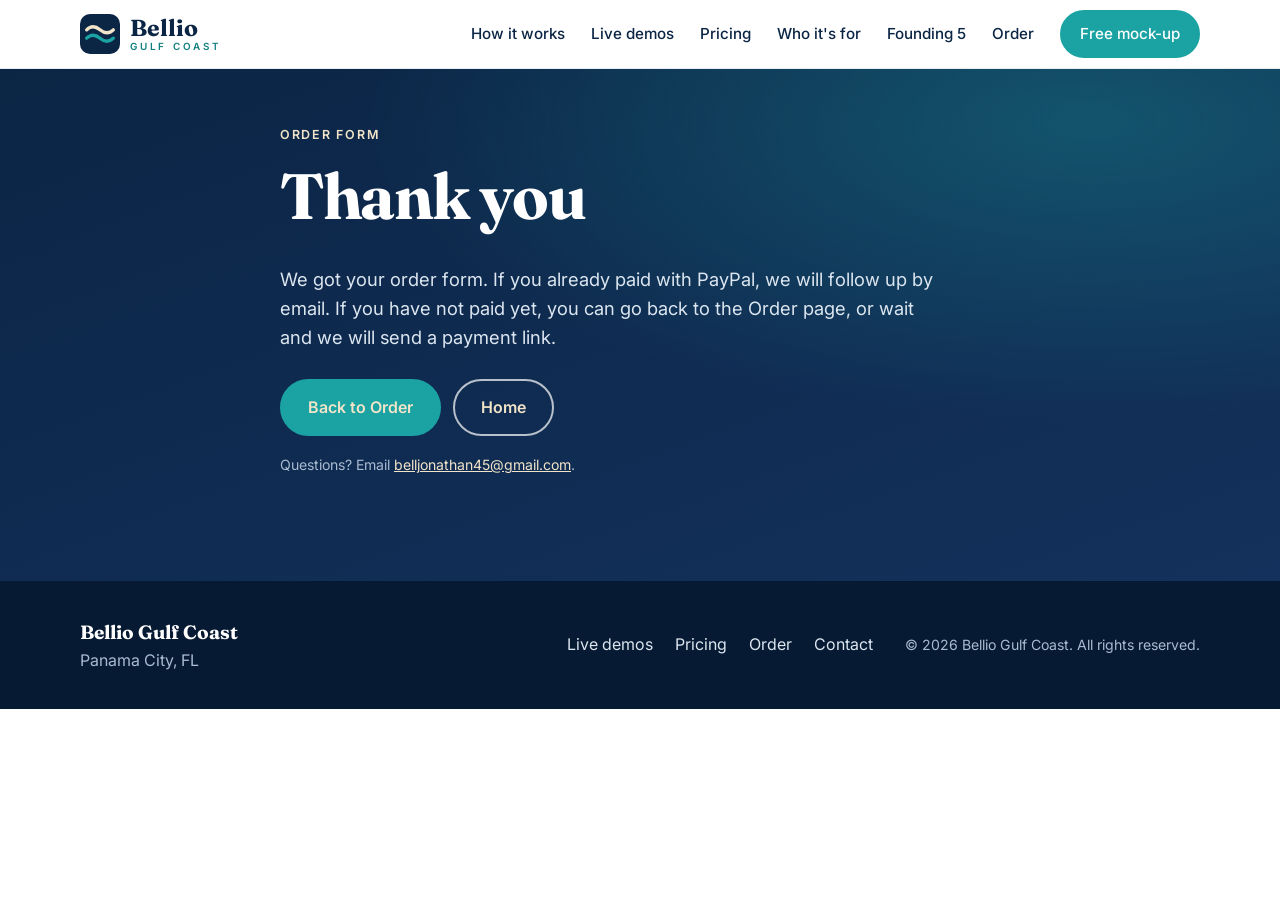
<file: thanks.html>
<!DOCTYPE html>
<html lang="en">
<head>
<meta charset="utf-8">
<meta name="viewport" content="width=device-width, initial-scale=1">
<title>Thank you | Bellio Gulf Coast</title>
<meta name="description" content="Thank you for your order form. Bellio Gulf Coast will follow up by email.">
<meta name="theme-color" content="#0B2545">
<link rel="canonical" href="https://belliogulfcoast.com/thanks.html">
<link rel="icon" href="assets/favicon.svg" type="image/svg+xml">
<link rel="preconnect" href="https://fonts.googleapis.com">
<link rel="preconnect" href="https://fonts.gstatic.com" crossorigin>
<link href="https://fonts.googleapis.com/css2?family=Fraunces:opsz,wght@9..144,600;9..144,700&family=Inter:wght@400;500;600;700&display=swap" rel="stylesheet">
<link rel="stylesheet" href="style.css">
</head>
<body>
<a class="skip" href="#main">Skip to content</a>

<header class="nav" id="top">
  <div class="wrap nav-in">
    <a class="logo" href="index.html" aria-label="Bellio Gulf Coast home">
      <svg viewBox="0 0 48 48" width="40" height="40" aria-hidden="true"><rect width="48" height="48" rx="12" fill="#0B2545"/><path d="M8 29c5-5 10-5 16 0s11 5 16 0" fill="none" stroke="#1BA3A3" stroke-width="4" stroke-linecap="round"/><path d="M8 19c5-5 10-5 16 0s11 5 16 0" fill="none" stroke="#F1E4C8" stroke-width="4" stroke-linecap="round"/></svg>
      <span class="logo-t"><b>Bellio</b><i>Gulf Coast</i></span>
    </a>
    <button class="menu-btn" aria-expanded="false" aria-controls="menu" aria-label="Open menu"><span></span><span></span><span></span></button>
    <nav id="menu" class="menu" aria-label="Main">
      <a href="index.html#how">How it works</a>
      <a href="index.html#demos">Live demos</a>
      <a href="index.html#pricing">Pricing</a>
      <a href="index.html#who">Who it's for</a>
      <a href="index.html#founding">Founding 5</a>
      <a href="order.html">Order</a>
      <a class="btn btn-sm" href="index.html#contact">Free mock-up</a>
    </nav>
  </div>
</header>

<main id="main">
<section class="hero order-hero">
  <div class="wrap thanks-in">
    <p class="eyebrow">Order form</p>
    <h1>Thank you</h1>
    <p class="lead">We got your order form. If you already paid with PayPal, we will follow up by email. If you have not paid yet, you can go back to the Order page, or wait and we will send a payment link.</p>
    <div class="cta">
      <a class="btn" href="order.html">Back to Order</a>
      <a class="btn btn-ghost" href="index.html">Home</a>
    </div>
    <p class="fine">Questions? Email <a href="mailto:belljonathan45@gmail.com">belljonathan45@gmail.com</a>.</p>
  </div>
</section>
</main>

<footer class="foot">
  <div class="wrap foot-in">
    <p><strong>Bellio Gulf Coast</strong><br>Panama City, FL</p>
    <p class="foot-links"><a href="index.html#demos">Live demos</a> <a href="index.html#pricing">Pricing</a> <a href="order.html">Order</a> <a href="index.html#contact">Contact</a></p>
    <p class="fine light">&copy; 2026 Bellio Gulf Coast. All rights reserved.</p>
  </div>
</footer>

<script src="script.js"></script>
</body>
</html>
</file>
<file: style.css>
:root{--navy:#0B2545;--navy2:#13315C;--teal:#1BA3A3;--teal-d:#12807F;--sand:#F7F1E3;--sand2:#F1E4C8;--ink:#14213D;--mute:#4A5A70;--white:#fff;--r:18px;--shadow:0 10px 30px rgba(11,37,69,.12)}
*{box-sizing:border-box}
html{scroll-behavior:smooth;scroll-padding-top:76px}
body{margin:0;font-family:Inter,system-ui,-apple-system,Segoe UI,Roboto,sans-serif;color:var(--ink);background:#fff;line-height:1.6;-webkit-font-smoothing:antialiased}
img,svg{max-width:100%;display:block}
a{color:var(--teal-d)}
h1,h2,h3,h4{font-family:Fraunces,Georgia,serif;line-height:1.15;margin:0 0 .5em;color:var(--navy)}
h1{font-size:clamp(2.3rem,8vw,4rem);letter-spacing:-.02em;color:#fff}
h1 span{color:var(--sand2)}
h2{font-size:clamp(1.8rem,5vw,2.7rem);letter-spacing:-.01em}
h3{font-size:1.2rem}
p{margin:0 0 1em}
.wrap{width:min(1120px,100% - 40px);margin-inline:auto}
.skip{position:absolute;left:-999px;top:8px;background:#fff;color:var(--navy);padding:8px 14px;border-radius:8px;z-index:100}
.skip:focus{left:8px}
:focus-visible{outline:3px solid var(--teal);outline-offset:3px}

/* nav */
.nav{position:sticky;top:0;z-index:50;background:rgba(255,255,255,.94);backdrop-filter:blur(10px);border-bottom:1px solid #E7ECF1}
.nav-in{display:flex;align-items:center;justify-content:space-between;min-height:68px}
.logo{display:flex;align-items:center;gap:10px;text-decoration:none}
.logo-t{display:flex;flex-direction:column;line-height:1}
.logo-t b{font-family:Fraunces,Georgia,serif;font-size:1.45rem;color:var(--navy)}
.logo-t i{font-style:normal;font-weight:600;font-size:.62rem;letter-spacing:.28em;color:var(--teal-d);margin-top:3px;text-transform:uppercase}
.menu{display:none;position:absolute;left:0;right:0;top:68px;background:#fff;padding:12px 20px 20px;border-bottom:1px solid #E7ECF1;flex-direction:column;gap:4px}
.menu.open{display:flex}
.menu a{text-decoration:none;color:var(--navy);font-weight:500;padding:12px 4px}
.menu a.btn{color:#fff;text-align:center;margin-top:8px}
.menu-btn{background:none;border:0;padding:10px;display:flex;flex-direction:column;gap:5px;cursor:pointer}
.menu-btn span{width:24px;height:2.5px;background:var(--navy);border-radius:2px}
@media(min-width:900px){
 .menu-btn{display:none}
 .menu{display:flex;position:static;flex-direction:row;align-items:center;padding:0;border:0;background:none;gap:26px}
 .menu a{padding:6px 0;font-size:.95rem}
 .menu a.btn{margin:0;padding:10px 18px}
}

/* buttons */
.btn{display:inline-block;background:var(--teal);color:#fff;text-decoration:none;font-weight:600;padding:14px 26px;border-radius:999px;border:2px solid var(--teal);cursor:pointer;font:inherit;font-weight:600;transition:transform .15s,background .15s}
.btn:hover{background:var(--teal-d);border-color:var(--teal-d);transform:translateY(-1px)}
.btn-sm{padding:10px 18px;font-size:.95rem}
.btn-ghost{background:transparent;border-color:rgba(255,255,255,.7);color:#fff}
.btn-ghost:hover{background:rgba(255,255,255,.12);border-color:#fff}

/* hero */
.hero{position:relative;background:radial-gradient(1200px 500px at 85% 10%,rgba(27,163,163,.35),transparent 60%),linear-gradient(160deg,var(--navy) 0%,var(--navy2) 100%);color:#DCE6F0;padding:56px 0 110px}
.hero-in{display:grid;gap:40px;align-items:center}
.eyebrow{font-weight:600;letter-spacing:.14em;text-transform:uppercase;font-size:.78rem;color:var(--sand2);margin-bottom:14px}
.eyebrow.dark{color:var(--teal-d)}
.lead{font-size:1.15rem;max-width:34em;color:#DCE6F0}
.cta{display:flex;flex-wrap:wrap;gap:12px;margin:26px 0 18px}
.fine{font-size:.88rem;color:var(--mute)}
.hero .fine{color:#A9BBD0}
.fine.light{color:#A9BBD0}
.fine.center{text-align:center;margin-top:28px}
.hero-art{max-width:420px;margin-inline:auto;width:100%}
.art{width:100%;height:auto;filter:drop-shadow(0 24px 40px rgba(0,0,0,.35))}
.wave{position:absolute;bottom:-1px;left:0;width:100%;height:70px}
@media(min-width:900px){.hero{padding:84px 0 130px}.hero-in{grid-template-columns:1.15fr .85fr}}

/* sections */
section{padding:72px 0}
.hero{padding-bottom:110px}
.sand{background:var(--sand)}
.navy{background:var(--navy);color:#DCE6F0}
.navy h2,.navy h3,.navy h4{color:#fff}
.head{max-width:680px;margin-bottom:38px}
.head.light .sub{color:#B8C8DA}
.sub{font-size:1.08rem;color:var(--mute)}
.navy .sub{color:#B8C8DA}

.steps{list-style:none;padding:0;margin:0;display:grid;gap:18px}
.steps li{background:#fff;border-radius:var(--r);padding:28px;box-shadow:var(--shadow)}
.num{display:inline-grid;place-items:center;width:42px;height:42px;border-radius:50%;background:var(--navy);color:var(--sand2);font-family:Fraunces,serif;font-weight:700;font-size:1.2rem;margin-bottom:14px}
@media(min-width:800px){.steps{grid-template-columns:repeat(3,1fr)}}

.cards{display:grid;gap:20px;grid-template-columns:1fr}
.demo{border:1px solid #E3EAF0;border-radius:var(--r);padding:22px;text-align:center;box-shadow:var(--shadow);background:#fff;display:flex;flex-direction:column;align-items:center}
.demo img{width:150px;height:150px;border-radius:12px;border:1px solid #E3EAF0;margin-bottom:14px}
.demo p{color:var(--mute);font-size:.95rem;flex:1}
@media(min-width:620px){.cards{grid-template-columns:repeat(2,1fr)}}
@media(min-width:620px) and (max-width:999px){.cards .demo:last-child:nth-child(odd){grid-column:1/-1;width:calc(50% - 10px);justify-self:center}}
@media(min-width:1000px){.cards{grid-template-columns:repeat(3,1fr);gap:20px}}

.group{font-size:1.1rem;letter-spacing:.14em;text-transform:uppercase;color:var(--sand2)!important;font-family:Inter,sans-serif;margin:34px 0 16px}
.grid{display:grid;gap:18px;grid-template-columns:1fr}
.price{background:rgba(255,255,255,.06);border:1px solid rgba(255,255,255,.16);border-radius:var(--r);padding:24px;position:relative}
.price.feature{background:linear-gradient(160deg,rgba(27,163,163,.35),rgba(27,163,163,.12));border-color:var(--teal)}
.price h4{font-size:1.2rem;margin-bottom:.3em}
.price p{font-size:.95rem;color:#C5D3E2}
.price p.alt{font-size:.95rem}
.price .amt{font-family:Fraunces,serif;font-size:2.1rem;font-weight:700;color:#fff;margin-bottom:.15em;line-height:1.2}
.price .amt small{font-family:Inter,sans-serif;font-size:.8rem;font-weight:500;color:#A9BBD0}
.alt{font-weight:600;color:var(--sand2)!important;margin-bottom:.6em!important}
.tag{display:inline-block;background:var(--sand2);color:var(--navy);font-size:.72rem;font-weight:700;padding:4px 10px;border-radius:999px;margin-bottom:10px;letter-spacing:.04em;text-transform:uppercase}
.custom{margin-top:30px;padding:18px 22px;border-radius:var(--r);background:rgba(241,228,200,.12);border:1px dashed var(--sand2);color:#fff;font-weight:500}
@media(min-width:620px){.grid{grid-template-columns:repeat(2,1fr)}}
@media(min-width:1000px){.ai-grid{grid-template-columns:repeat(4,1fr)}.ar-grid{grid-template-columns:repeat(6,1fr)}.ar-grid .price{grid-column:span 2}.ar-grid .price:nth-child(n+4){grid-column:span 3}}

.who{list-style:none;padding:0;margin:0;display:grid;gap:16px;grid-template-columns:1fr}
.who li{padding:24px;border-radius:var(--r);background:var(--sand);border-left:5px solid var(--teal)}
.who p{margin:0;color:var(--mute)}
@media(min-width:620px){.who{grid-template-columns:repeat(2,1fr)}}
@media(min-width:1000px){.who{grid-template-columns:repeat(3,1fr)}}

.founding{background:linear-gradient(135deg,var(--sand) 0%,var(--sand2) 100%)}
.founding-in{display:grid;gap:36px;align-items:center}
.check{list-style:none;padding:0;margin:0 0 18px}
.check li{padding-left:30px;position:relative;margin-bottom:8px;font-weight:500}
.check li:before{content:"";position:absolute;left:0;top:.35em;width:18px;height:18px;border-radius:50%;background:var(--teal) url("data:image/svg+xml,%3Csvg xmlns='http://www.w3.org/2000/svg' viewBox='0 0 20 20'%3E%3Cpath d='M5 10.5l3.2 3.2L15 6.8' fill='none' stroke='white' stroke-width='2.4' stroke-linecap='round' stroke-linejoin='round'/%3E%3C/svg%3E") center/contain no-repeat}
.spots{display:flex;flex-wrap:wrap;gap:12px;justify-content:center;align-content:center;background:#fff;border-radius:var(--r);padding:30px;box-shadow:var(--shadow)}
.spots span{width:54px;height:54px;border-radius:50%;border:3px dashed var(--teal);background:rgba(27,163,163,.08)}
.spots p{width:100%;text-align:center;font-family:Fraunces,serif;font-weight:700;font-size:1.3rem;color:var(--navy);margin:10px 0 0}
@media(min-width:850px){.founding-in{grid-template-columns:1.4fr .8fr}}

.contact-in{display:grid;gap:40px}
.info{list-style:none;padding:0;margin:24px 0 0}
.info li{display:flex;gap:14px;padding:10px 0;border-bottom:1px solid rgba(255,255,255,.12)}
.info span{min-width:80px;color:var(--sand2);font-weight:600;font-size:.85rem;text-transform:uppercase;letter-spacing:.08em;padding-top:2px}
.info a{color:#fff}
.form{background:#fff;color:var(--ink);border-radius:var(--r);padding:26px;display:grid;gap:14px}
.form label{display:grid;gap:6px;font-weight:600;font-size:.9rem;color:var(--navy)}
.form input,.form select,.form textarea{font:inherit;font-weight:400;padding:12px 14px;border:1.5px solid #CBD6E0;border-radius:10px;background:#fff;color:var(--ink);width:100%}
.form input:focus,.form select:focus,.form textarea:focus{outline:none;border-color:var(--teal);box-shadow:0 0 0 3px rgba(27,163,163,.25)}
.form .fine{color:var(--mute);margin:0}
@media(min-width:900px){.contact-in{grid-template-columns:1fr 1fr;align-items:start}}

.foot{background:#071A33;color:#A9BBD0;padding:36px 0}
.foot strong{color:#fff;font-family:Fraunces,serif;font-size:1.2rem}
.foot-in{display:grid;gap:14px}
.foot-links a{color:#DCE6F0;margin-right:18px;text-decoration:none}
.foot-links a:hover{text-decoration:underline}
.foot p{margin:0}
@media(min-width:800px){.foot-in{grid-template-columns:1fr auto auto;align-items:center}}
@media(prefers-reduced-motion:reduce){html{scroll-behavior:auto}.btn{transition:none}}

.scan{display:flex;align-items:center;gap:10px;text-decoration:none;margin:0 0 16px;padding:8px;border:1px dashed #BFD0DC;border-radius:12px;background:#F7FAFC;width:100%}
.scan img{width:64px;height:64px;object-fit:cover;border-radius:8px;margin:0;border:0}
.scan span{font-size:.82rem;color:var(--navy);font-weight:600;text-align:left;line-height:1.3}

/* order page */
.order-hero{padding:56px 0 90px}
.order-hero .lead{max-width:36em}
.price{display:flex;flex-direction:column}
.price .tag{align-self:flex-start}
.price .pay-block{margin-top:auto;padding-top:14px;display:flex;flex-direction:column;align-items:flex-start;gap:10px}
.price .pay-block .btn{margin-top:0}
.addon{font-size:.92rem;color:var(--sand2);font-weight:600;margin:6px 0 0}
.pay-row{display:flex;flex-wrap:wrap;gap:8px}
.pay-row .btn{margin-top:0}
@media(min-width:620px){.order-grid{grid-template-columns:repeat(2,1fr)}}
@media(min-width:1000px){.order-grid{grid-template-columns:repeat(3,1fr)}}
.form-wrap{max-width:760px}
.form-wide{box-shadow:var(--shadow)}
.form .optional{font-weight:500;color:var(--mute);font-size:.85rem}
.honey{position:absolute;left:-9999px;height:0;width:0;opacity:0;pointer-events:none}
.thanks-in{max-width:720px}
.thanks-in a{color:var(--sand2)}
.menu a[aria-current="page"]{color:var(--teal-d)}
.navy a.order-cta{color:var(--sand2);font-weight:600}
</file>
